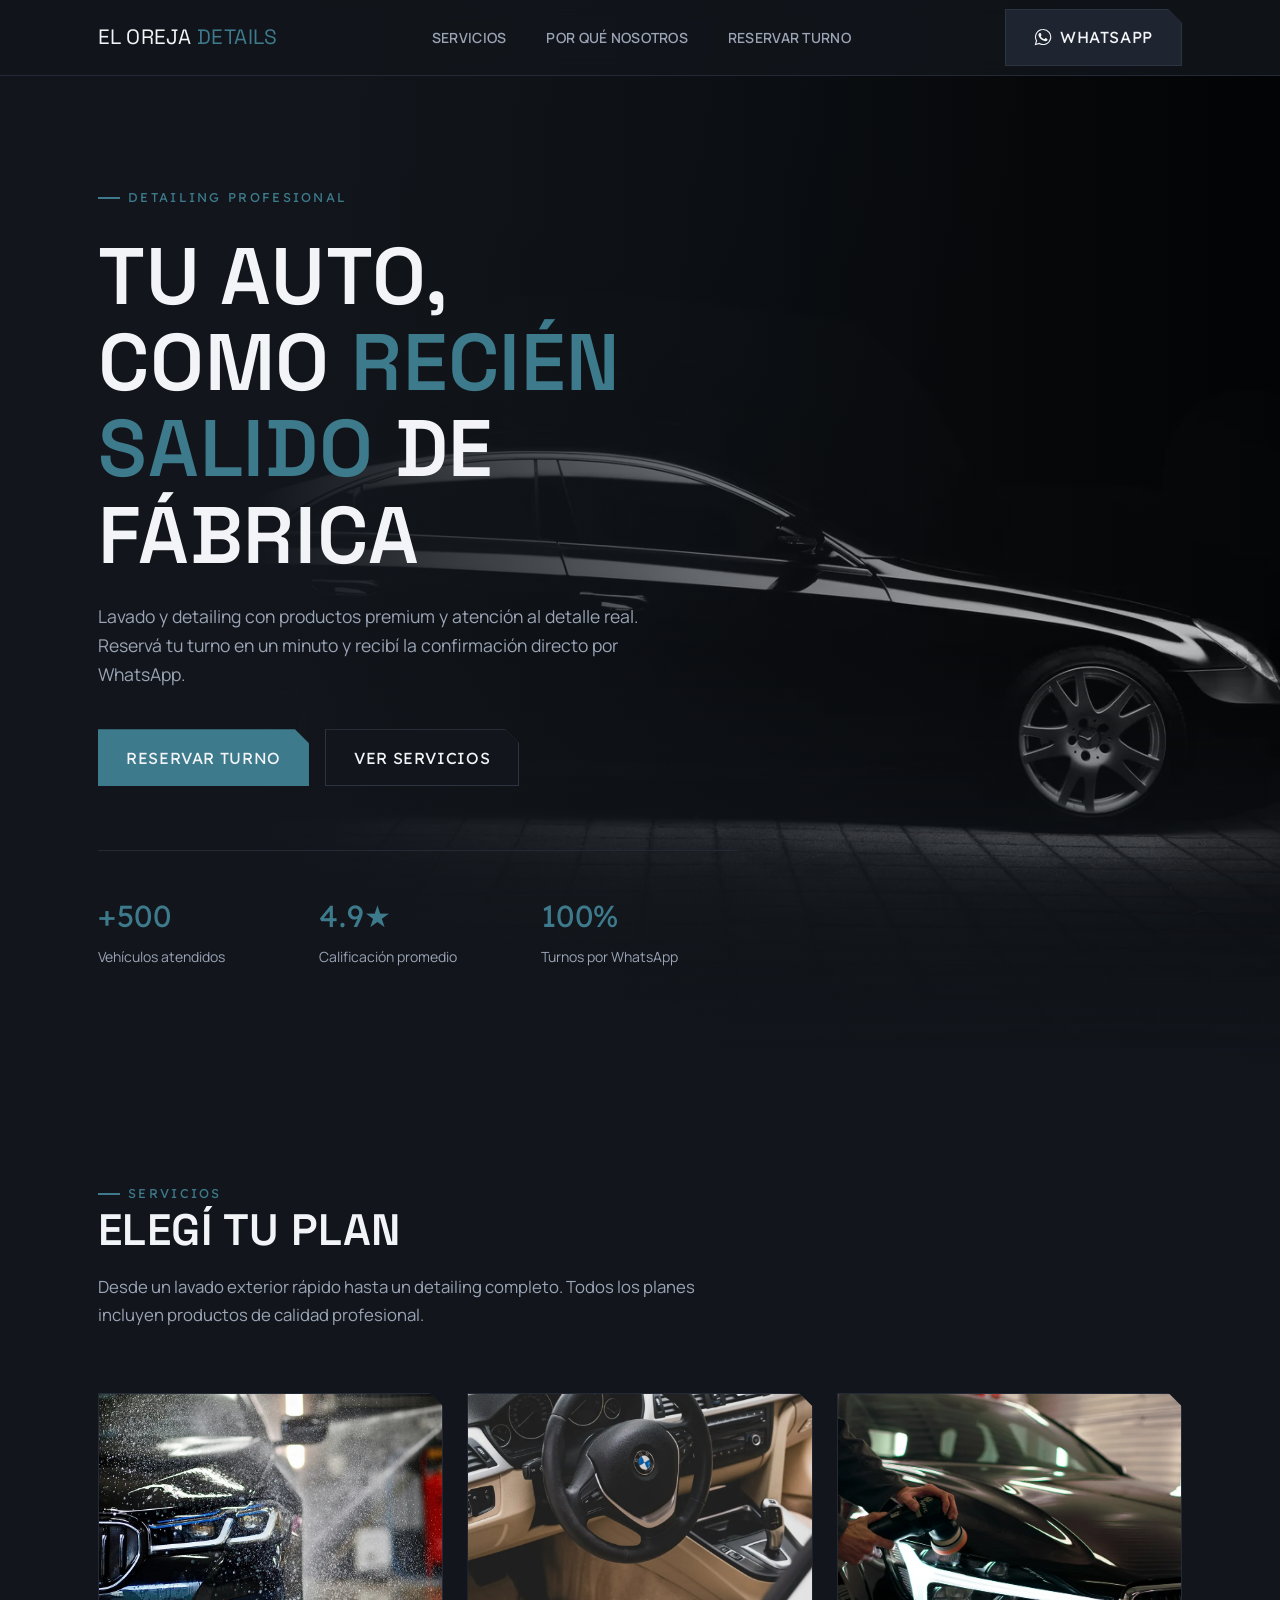
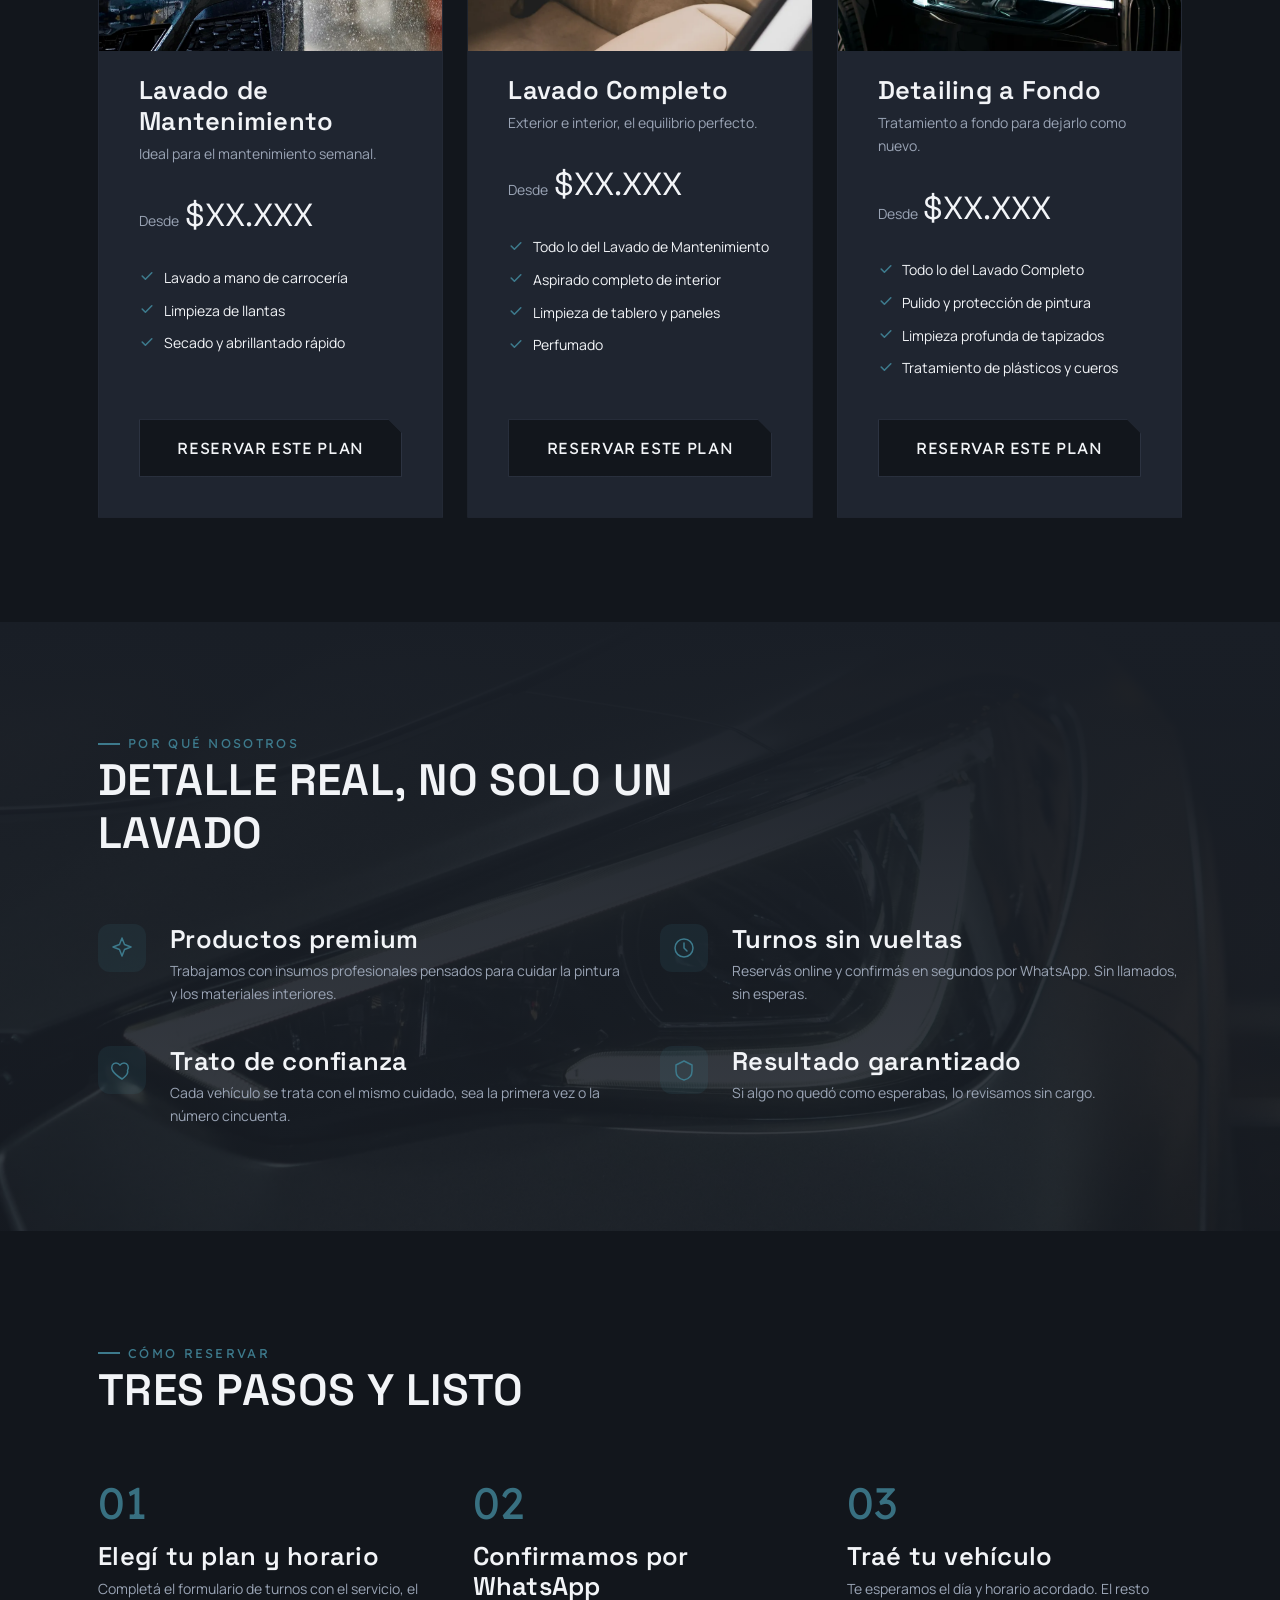
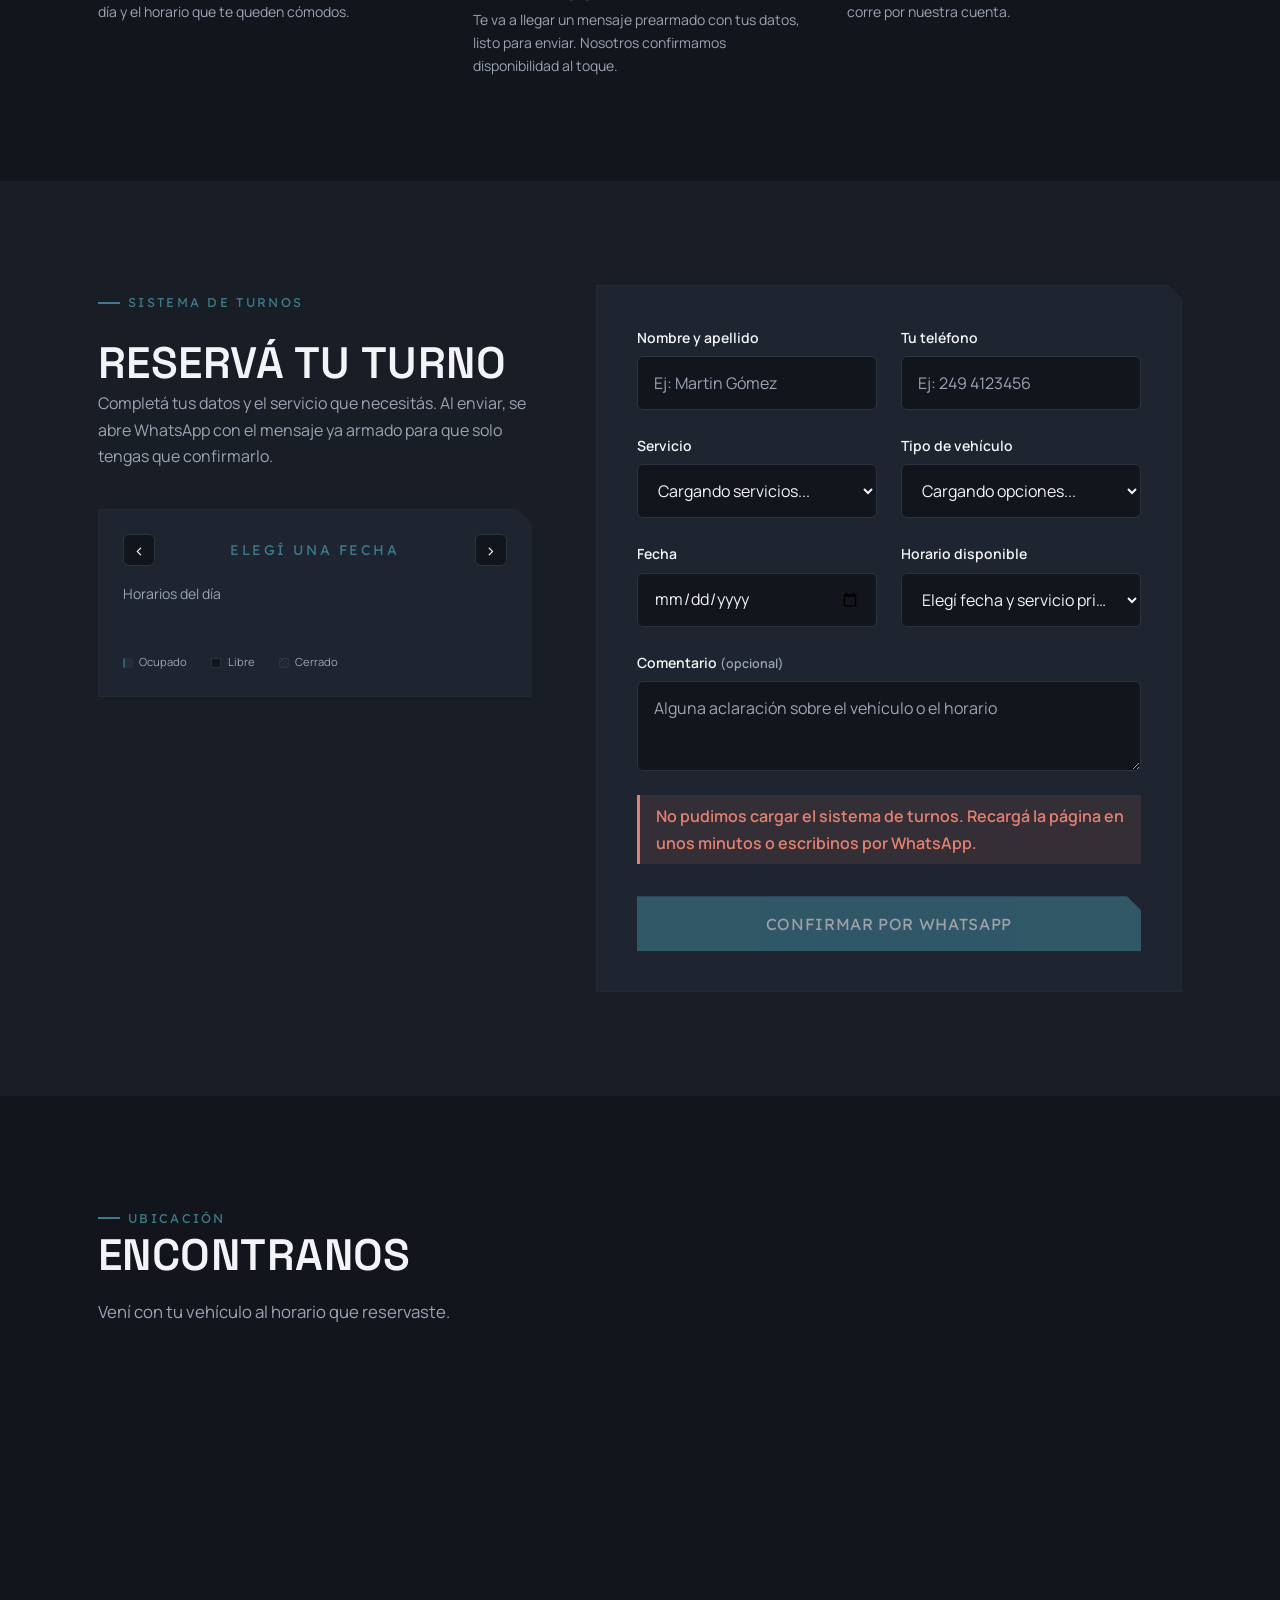
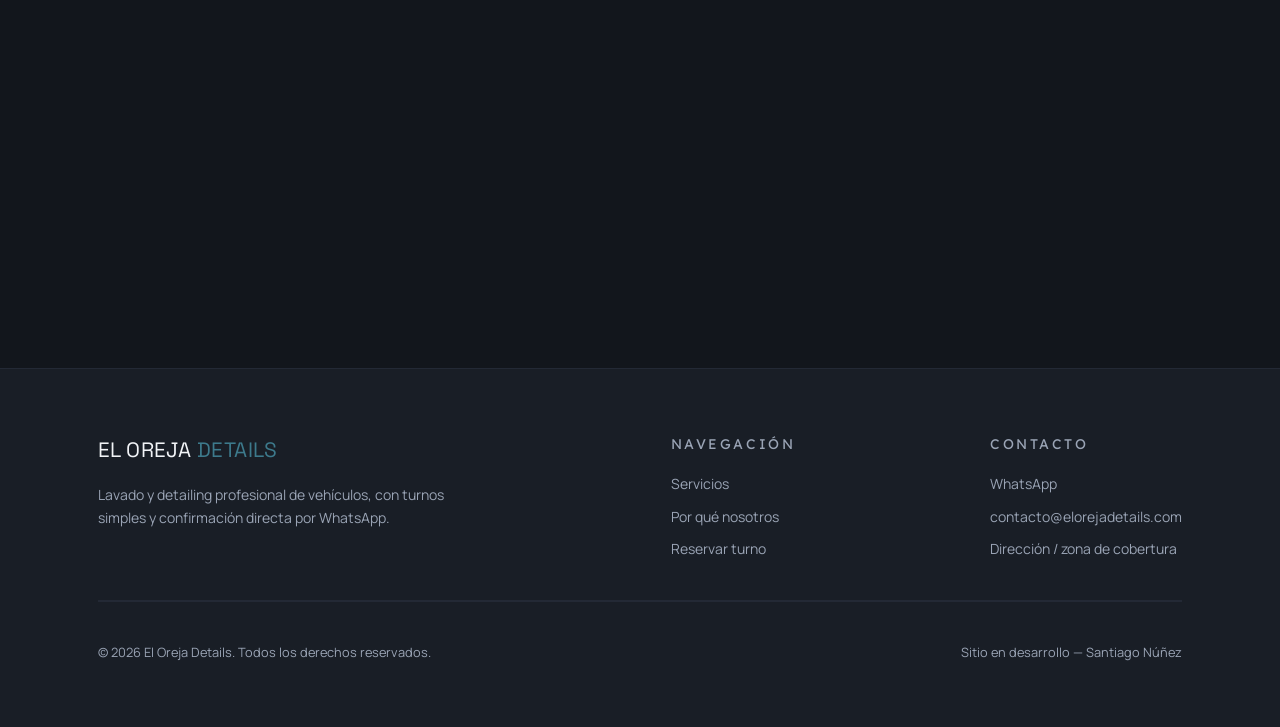
<file: index.html>
<!DOCTYPE html>
<html lang="es-AR">
<head>
  <meta charset="UTF-8" />
  <meta name="viewport" content="width=device-width, initial-scale=1.0" />
  <title>El Oreja Details | Detailing y lavado de vehículos</title>
  <meta name="description" content="Lavado y detailing profesional de vehículos. Reservá tu turno online y confirmalo al instante por WhatsApp." />

  <!-- Favicon: el .ico es para la pestaña del navegador, el .png grande para Android
       y el apple-touch-icon para cuando lo guardan en la pantalla de inicio del iPhone.
       Son provisorios ("OD"): cuando Santi me pase su logo, reemplazo los archivos con los mismos nombres. -->
  <link rel="icon" href="favicon.ico" sizes="48x48" />
  <link rel="icon" href="favicon.png" type="image/png" sizes="192x192" />
  <link rel="apple-touch-icon" href="apple-touch-icon.png" />

  <!-- Open Graph: lo que muestran WhatsApp, Instagram o Facebook cuando comparten el link.
       Ojo: og:image y og:url tienen que ser URLs completas (con https://), no rutas relativas,
       porque las lee el servidor de WhatsApp, no mi página. Si cambia el dominio, actualizo estas dos.
       Ojo 2: WhatsApp guarda la vista previa en caché; si cambio la imagen, puede tardar en verse la nueva. -->
  <meta property="og:type" content="website" />
  <meta property="og:locale" content="es_AR" />
  <meta property="og:site_name" content="El Oreja Details" />
  <meta property="og:title" content="El Oreja Details | Detailing y lavado de vehículos" />
  <meta property="og:description" content="Lavado y detailing profesional de vehículos. Reservá tu turno online y confirmalo al instante por WhatsApp." />
  <meta property="og:url" content="https://gerovilche.github.io/El-Oreja-Details/" />
  <meta property="og:image" content="https://gerovilche.github.io/El-Oreja-Details/img/og-image.jpg" />
  <meta property="og:image:width" content="1200" />
  <meta property="og:image:height" content="630" />
  <meta property="og:image:alt" content="El Oreja Details: lavado y detailing de vehículos" />
  <meta name="twitter:card" content="summary_large_image" />

  <!-- Tipografías: Space Grotesk (títulos), Manrope (texto) y Lexend (botones, etiquetas y números).
       Si las cambio, también tengo que actualizar las variables --font-* en css/01-variables.css -->
  <link rel="preconnect" href="https://fonts.googleapis.com" />
  <link rel="preconnect" href="https://fonts.gstatic.com" crossorigin />
  <link href="https://fonts.googleapis.com/css2?family=Space+Grotesk:wght@500;600;700&family=Manrope:wght@400;500;700;800&family=Lexend:wght@500;600;700&display=swap" rel="stylesheet" />
  <!--
    HOJAS DE ESTILO
    Cargadas en orden: variables -> reset -> base -> componentes ->
    secciones (en el mismo orden en que aparecen en el body) -> utilities.
    Si agregás una sección nueva, sumá su archivo antes de utilities.css.
  -->
  <link rel="stylesheet" href="css/01-variables.css" />
  <link rel="stylesheet" href="css/02-reset.css" />
  <link rel="stylesheet" href="css/03-base.css" />
  <link rel="stylesheet" href="css/04-components.css" />
  <link rel="stylesheet" href="css/05-header.css" />
  <link rel="stylesheet" href="css/06-hero.css" />
  <link rel="stylesheet" href="css/07-servicios.css" />
  <link rel="stylesheet" href="css/08-porque-nosotros.css" />
  <link rel="stylesheet" href="css/09-como-reservar.css" />
  <link rel="stylesheet" href="css/10-turnos.css" />
  <link rel="stylesheet" href="css/11-productos.css" />
  <link rel="stylesheet" href="css/12-footer.css" />
  <link rel="stylesheet" href="css/13-utilities.css" />
  <link rel="stylesheet" href="css/14-location.css" />
  <link rel="stylesheet" href="css/15-day-schedule.css">
  <link rel="stylesheet" href="css/17-tarjeta-turno.css" />
</head>
<body>

  <!-- ======================= HEADER ======================= -->
  <header class="header">
    <div class="container header__inner">
      <a href="#" class="logo" aria-label="El Oreja Details, inicio">
        <span>EL OREJA</span><span class="logo__mark">DETAILS</span>
      </a>

      <!-- Botón del menú hamburguesa: solo se ve en celulares y tablets (lo maneja js/menu.js).
           aria-expanded le avisa a los lectores de pantalla si el menú está abierto o cerrado -->
      <button type="button" class="nav-toggle" id="navToggle" aria-expanded="false" aria-controls="menuPrincipal" aria-label="Abrir menú">
        <span class="nav-toggle__linea"></span>
        <span class="nav-toggle__linea"></span>
        <span class="nav-toggle__linea"></span>
      </button>

      <nav class="nav" id="menuPrincipal" aria-label="Navegación principal">
        <ul class="nav__list">
          <li><a class="nav__link" href="#servicios">Servicios</a></li>
          <li><a class="nav__link" href="#porque-nosotros">Por qué nosotros</a></li>
          <li><a class="nav__link" href="#turnos">Reservar turno</a></li>
          <!-- WhatsApp dentro del menú: solo en mobile (en pantallas grandes está el botón de la derecha).
               TODO: el número es el mismo que el del botón de abajo; cuando llegue el real, cambiar los dos -->
          <li class="nav__item--whatsapp">
            <a class="btn btn--whatsapp btn--block" href="https://wa.me/5490000000000" target="_blank" rel="noopener">
              <svg viewBox="0 0 24 24" fill="none" aria-hidden="true"><path d="M17.5 14.4c-.3-.1-1.7-.8-2-1-.3-.1-.5-.1-.7.1-.2.3-.7 1-.9 1.2-.2.2-.3.2-.6.1-.3-.1-1.3-.5-2.4-1.5-.9-.8-1.5-1.8-1.7-2.1-.2-.3 0-.5.1-.6.1-.1.3-.3.4-.5.1-.1.2-.3.3-.4.1-.2 0-.4 0-.5-.1-.1-.7-1.6-.9-2.2-.2-.5-.5-.5-.7-.5h-.6c-.2 0-.5.1-.8.4-.3.3-1 1-1 2.4s1.1 2.8 1.2 3c.1.2 2.1 3.2 5.1 4.5.7.3 1.3.5 1.7.6.7.2 1.4.2 1.9.1.6-.1 1.7-.7 1.9-1.3.2-.7.2-1.2.2-1.3-.1-.1-.3-.2-.6-.3z" fill="currentColor"/><path d="M12 2a10 10 0 0 0-8.6 15L2 22l5.2-1.4A10 10 0 1 0 12 2z" stroke="currentColor" stroke-width="1.5"/></svg>
              <span class="btn__label">Escribinos por WhatsApp</span>
            </a>
          </li>
        </ul>
      </nav>

      <div class="header__actions">
        <!-- TODO: reemplazar 5490000000000 por el número real de WhatsApp del cliente, sin espacios ni signos -->
        <a class="btn btn--whatsapp" href="https://wa.me/5490000000000" target="_blank" rel="noopener">
          <svg viewBox="0 0 24 24" fill="none" aria-hidden="true"><path d="M17.5 14.4c-.3-.1-1.7-.8-2-1-.3-.1-.5-.1-.7.1-.2.3-.7 1-.9 1.2-.2.2-.3.2-.6.1-.3-.1-1.3-.5-2.4-1.5-.9-.8-1.5-1.8-1.7-2.1-.2-.3 0-.5.1-.6.1-.1.3-.3.4-.5.1-.1.2-.3.3-.4.1-.2 0-.4 0-.5-.1-.1-.7-1.6-.9-2.2-.2-.5-.5-.5-.7-.5h-.6c-.2 0-.5.1-.8.4-.3.3-1 1-1 2.4s1.1 2.8 1.2 3c.1.2 2.1 3.2 5.1 4.5.7.3 1.3.5 1.7.6.7.2 1.4.2 1.9.1.6-.1 1.7-.7 1.9-1.3.2-.7.2-1.2.2-1.3-.1-.1-.3-.2-.6-.3z" fill="currentColor"/><path d="M12 2a10 10 0 0 0-8.6 15L2 22l5.2-1.4A10 10 0 1 0 12 2z" stroke="currentColor" stroke-width="1.5"/></svg>
          <span class="btn__label">WhatsApp</span>
        </a>
      </div>
    </div>
  </header>

  <main>

    <!-- ======================= HERO ======================= -->
    <section class="hero">
      <img src="img/img-hero-2.webp" alt="" class="hero__bg" aria-hidden="true" fetchpriority="high" />
      <div class="hero__overlay" aria-hidden="true"></div>
      <div class="hero__sheen" aria-hidden="true"></div>
      <div class="container hero__inner">
        <div class="hero__content">
          <span class="eyebrow">Detailing profesional</span>
          <h1 class="hero__title">Tu auto,<br />como <span class="hero__title-accent">recién salido</span> de fábrica</h1>
          <p class="hero__subtitle">
            Lavado y detailing con productos premium y atención al detalle real.
            Reservá tu turno en un minuto y recibí la confirmación directo por WhatsApp.
          </p>
          <div class="hero__ctas">
            <a href="#turnos" class="btn btn--primary">Reservar turno</a>
            <a href="#servicios" class="btn btn--ghost">Ver servicios</a>
          </div>

          <div class="hero__stats">
            <div>
              <div class="hero__stat-value">+500</div>
              <div class="hero__stat-label">Vehículos atendidos</div>
            </div>
            <div>
              <div class="hero__stat-value">4.9★</div>
              <div class="hero__stat-label">Calificación promedio</div>
            </div>
            <div>
              <div class="hero__stat-value">100%</div>
              <div class="hero__stat-label">Turnos por WhatsApp</div>
            </div>
          </div>
        </div>
      </div>
    </section>

    <!-- ======================= SERVICIOS / PLANES ======================= -->
    <section id="servicios" class="section">
      <div class="container">
        <div class="section-header">
          <span class="eyebrow">Servicios</span>
          <h2>Elegí tu plan</h2>
          <p>Desde un lavado exterior rápido hasta un detailing completo. Todos los planes incluyen productos de calidad profesional.</p>
        </div>

        <div class="plans">

          <article class="card plan-card">
            <div class="plan-card__image">
            <img src="img/lavado-de-mantenimiento-2.webp" alt="Auto siendo lavado con hidrolavadora" loading="lazy" decoding="async" />
            </div>
            <h3 class="plan-card__name">Lavado de Mantenimiento</h3>
            <p class="plan-card__desc">Ideal para el mantenimiento semanal.</p>
            <div class="plan-card__price">
              <span class="plan-card__price-from">Desde</span>
              <span class="plan-card__price-value">$XX.XXX</span>
            </div>
            <ul class="plan-card__features">
              <li><svg viewBox="0 0 20 20" fill="none" aria-hidden="true"><path d="M4 10l4 4 8-8" stroke="currentColor" stroke-width="2" stroke-linecap="round" stroke-linejoin="round"/></svg>Lavado a mano de carrocería</li>
              <li><svg viewBox="0 0 20 20" fill="none" aria-hidden="true"><path d="M4 10l4 4 8-8" stroke="currentColor" stroke-width="2" stroke-linecap="round" stroke-linejoin="round"/></svg>Limpieza de llantas</li>
              <li><svg viewBox="0 0 20 20" fill="none" aria-hidden="true"><path d="M4 10l4 4 8-8" stroke="currentColor" stroke-width="2" stroke-linecap="round" stroke-linejoin="round"/></svg>Secado y abrillantado rápido</li>
            </ul>
            <a href="#turnos" class="btn btn--ghost btn--block">Reservar este plan</a>
          </article>

          <article class="card plan-card">
            <div class="plan-card__image">
            <img src="img/lavado-completo-2.webp" alt="Interior del vehículo limpio, volante y tablero" loading="lazy" decoding="async" />
            </div>
            <h3 class="plan-card__name">Lavado Completo</h3>
            <p class="plan-card__desc">Exterior e interior, el equilibrio perfecto.</p>
            <div class="plan-card__price">
              <span class="plan-card__price-from">Desde</span>
              <span class="plan-card__price-value">$XX.XXX</span>
            </div>
            <ul class="plan-card__features">
              <li><svg viewBox="0 0 20 20" fill="none" aria-hidden="true"><path d="M4 10l4 4 8-8" stroke="currentColor" stroke-width="2" stroke-linecap="round" stroke-linejoin="round"/></svg>Todo lo del Lavado de Mantenimiento</li>
              <li><svg viewBox="0 0 20 20" fill="none" aria-hidden="true"><path d="M4 10l4 4 8-8" stroke="currentColor" stroke-width="2" stroke-linecap="round" stroke-linejoin="round"/></svg>Aspirado completo de interior</li>
              <li><svg viewBox="0 0 20 20" fill="none" aria-hidden="true"><path d="M4 10l4 4 8-8" stroke="currentColor" stroke-width="2" stroke-linecap="round" stroke-linejoin="round"/></svg>Limpieza de tablero y paneles</li>
              <li><svg viewBox="0 0 20 20" fill="none" aria-hidden="true"><path d="M4 10l4 4 8-8" stroke="currentColor" stroke-width="2" stroke-linecap="round" stroke-linejoin="round"/></svg>Perfumado</li>
            </ul>
            <a href="#turnos" class="btn btn--ghost btn--block">Reservar este plan</a>
          </article>

          <article class="card plan-card">
            <div class="plan-card__image">
            <img src="img/lavado-a-fondo.webp" alt="Pulido profesional de faro y carrocería" loading="lazy" decoding="async" />            
            </div>
            <h3 class="plan-card__name">Detailing a Fondo</h3>
            <p class="plan-card__desc">Tratamiento a fondo para dejarlo como nuevo.</p>
            <div class="plan-card__price">
              <span class="plan-card__price-from">Desde</span>
              <span class="plan-card__price-value">$XX.XXX</span>
            </div>
            <ul class="plan-card__features">
              <li><svg viewBox="0 0 20 20" fill="none" aria-hidden="true"><path d="M4 10l4 4 8-8" stroke="currentColor" stroke-width="2" stroke-linecap="round" stroke-linejoin="round"/></svg>Todo lo del Lavado Completo</li>
              <li><svg viewBox="0 0 20 20" fill="none" aria-hidden="true"><path d="M4 10l4 4 8-8" stroke="currentColor" stroke-width="2" stroke-linecap="round" stroke-linejoin="round"/></svg>Pulido y protección de pintura</li>
              <li><svg viewBox="0 0 20 20" fill="none" aria-hidden="true"><path d="M4 10l4 4 8-8" stroke="currentColor" stroke-width="2" stroke-linecap="round" stroke-linejoin="round"/></svg>Limpieza profunda de tapizados</li>
              <li><svg viewBox="0 0 20 20" fill="none" aria-hidden="true"><path d="M4 10l4 4 8-8" stroke="currentColor" stroke-width="2" stroke-linecap="round" stroke-linejoin="round"/></svg>Tratamiento de plásticos y cueros</li>
            </ul>
            <a href="#turnos" class="btn btn--ghost btn--block">Reservar este plan</a>
          </article>

        </div>
      </div>
    </section>

    <!-- ======================= POR QUÉ NOSOTROS ======================= -->
    <section id="porque-nosotros" class="section section-bg-alt">
      <img src="img/faro-detalle.webp" alt="" class="why__bg" aria-hidden="true" loading="lazy" decoding="async" />
      <div class="why__overlay" aria-hidden="true"></div>
      <div class="container">
        <div class="section-header">
          <span class="eyebrow">Por qué nosotros</span>
          <h2>Detalle real, no solo un lavado</h2>
        </div>

        <div class="why">
          <div class="why-item">
            <div class="why-item__icon">
              <svg viewBox="0 0 24 24" fill="none" aria-hidden="true"><path d="M12 2l2.5 6.5L21 11l-6.5 2.5L12 20l-2.5-6.5L3 11l6.5-2.5L12 2z" stroke="currentColor" stroke-width="1.5" stroke-linejoin="round"/></svg>
            </div>
            <div>
              <h3 class="why-item__title">Productos premium</h3>
              <p class="why-item__desc">Trabajamos con insumos profesionales pensados para cuidar la pintura y los materiales interiores.</p>
            </div>
          </div>

          <div class="why-item">
            <div class="why-item__icon">
              <svg viewBox="0 0 24 24" fill="none" aria-hidden="true"><circle cx="12" cy="12" r="9" stroke="currentColor" stroke-width="1.5"/><path d="M12 7v5l3 3" stroke="currentColor" stroke-width="1.5" stroke-linecap="round"/></svg>
            </div>
            <div>
              <h3 class="why-item__title">Turnos sin vueltas</h3>
              <p class="why-item__desc">Reservás online y confirmás en segundos por WhatsApp. Sin llamados, sin esperas.</p>
            </div>
          </div>

          <div class="why-item">
            <div class="why-item__icon">
              <svg viewBox="0 0 24 24" fill="none" aria-hidden="true"><path d="M12 21s-7-4.35-9.5-8.5C.7 8.6 2.4 5 6 5c2 0 3.3 1.1 4 2.2C10.7 6.1 12 5 14 5c3.6 0 5.3 3.6 3.5 7.5C19 16.65 12 21 12 21z" stroke="currentColor" stroke-width="1.5" stroke-linejoin="round"/></svg>
            </div>
            <div>
              <h3 class="why-item__title">Trato de confianza</h3>
              <p class="why-item__desc">Cada vehículo se trata con el mismo cuidado, sea la primera vez o la número cincuenta.</p>
            </div>
          </div>

          <div class="why-item">
            <div class="why-item__icon">
              <svg viewBox="0 0 24 24" fill="none" aria-hidden="true"><path d="M4 7l8-4 8 4v6c0 5-3.5 8-8 9-4.5-1-8-4-8-9V7z" stroke="currentColor" stroke-width="1.5" stroke-linejoin="round"/></svg>
            </div>
            <div>
              <h3 class="why-item__title">Resultado garantizado</h3>
              <p class="why-item__desc">Si algo no quedó como esperabas, lo revisamos sin cargo.</p>
            </div>
          </div>
        </div>
      </div>
    </section>

    <!-- ======================= CÓMO RESERVAR ======================= -->
    <section class="section">
      <div class="container">
        <div class="section-header">
          <span class="eyebrow">Cómo reservar</span>
          <h2>Tres pasos y listo</h2>
        </div>

        <div class="steps">
          <div class="step">
            <div class="step__number">01</div>
            <h3 class="step__title">Elegí tu plan y horario</h3>
            <p class="step__desc">Completá el formulario de turnos con el servicio, el día y el horario que te queden cómodos.</p>
          </div>
          <div class="step">
            <div class="step__number">02</div>
            <h3 class="step__title">Confirmamos por WhatsApp</h3>
            <p class="step__desc">Te va a llegar un mensaje prearmado con tus datos, listo para enviar. Nosotros confirmamos disponibilidad al toque.</p>
          </div>
          <div class="step">
            <div class="step__number">03</div>
            <h3 class="step__title">Traé tu vehículo</h3>
            <p class="step__desc">Te esperamos el día y horario acordado. El resto corre por nuestra cuenta.</p>
          </div>
        </div>
      </div>
    </section>

    <!-- ======================= SISTEMA DE TURNOS ======================= -->
    <section id="turnos" class="section section-bg-alt">
      <div class="container booking">

        <div class="booking__intro">
          <span class="eyebrow">Sistema de turnos</span>
          <h2>Reservá tu turno</h2>
          <p>Completá tus datos y el servicio que necesitás. Al enviar, se abre WhatsApp con el mensaje ya armado para que solo tengas que confirmarlo.</p>

          <div class="day-schedule">
            <div class="day-schedule__header">
              <button type="button" class="day-schedule__nav" id="diaAnterior" aria-label="Día anterior"><</button>
              <span class="day-schedule__date" id="diaLabel">Elegí una fecha</span>
              <button type="button" class="day-schedule__nav" id="diaSiguiente" aria-label="Día siguiente">></button>
            </div>
            <p class="day-schedule__subtitle">Horarios del día</p>
            <div class="day-schedule__timeline">
              <div class="day-schedule__hours" id="horasLabels"></div>
              <div class="day-schedule__track" id="turnosTrack"></div>
            </div>
            <div class="day-schedule__legend">
              <span><i class="day-schedule__swatch day-schedule__swatch--busy"></i>Ocupado</span>
              <span><i class="day-schedule__swatch day-schedule__swatch--free"></i>Libre</span>
              <span><i class="day-schedule__swatch day-schedule__swatch--closed"></i>Cerrado</span>
            </div>
          </div>
        </div>

        <!--
          FORMULARIO DE RESERVA
          La lógica está en js/turnos.js: cuando se envía, freno el submit normal,
          mando los datos al backend (POST /turnos) y, si sale bien, oculto el
          formulario y muestro el panel de "¡Turno reservado!" con el link de WhatsApp.
          Los horarios del <select> los cargo del backend según la fecha y el servicio.
          Ojo: las validaciones de acá (required, pattern) son solo una ayuda para el
          usuario; las que valen de verdad están en el backend.
        -->
        <!-- novalidate: apago los carteles nativos del navegador; los errores los muestra js/turnos.js debajo de cada campo -->
        <form class="card booking-form" action="#" method="get" novalidate>
          <!-- Aviso para volver a abrir la tarjeta del último turno si cerraron el modal (lo arma js/turnos.js) -->
          <p class="booking-aviso" id="avisoUltimoTurno" hidden></p>

          <div class="booking-form__row">
            <div class="field">
              <label for="nombre">Nombre y apellido</label>
              <input 
                type="text" 
                id="nombre" 
                name="nombre" 
                placeholder="Ej: Martin Gómez" 
                autocomplete="name"
                required />
            </div>
            <div class="field">
              <label for="telefono">Tu teléfono</label>
              <input
                type="tel"
                id="telefono"
                name="telefono"
                placeholder="Ej: 249 4123456"
                autocomplete="tel"
                required
                />
            </div>
          </div>

          <div class="booking-form__row">
            <div class="field">
              <label for="servicio">Servicio</label>
              <select id="servicio" name="servicio" required>
                <!-- Las opciones las carga js/turnos.js desde el backend (GET /configuracion) -->
                <option value="" selected disabled>Cargando servicios...</option>
              </select>
            </div>
            <div class="field">
              <label for="vehiculo">Tipo de vehículo</label>
              <select id="vehiculo" name="vehiculo" required>
                <!-- Las opciones las carga js/turnos.js desde el backend (GET /configuracion) -->
                <option value="" selected disabled>Cargando opciones...</option>
              </select>
            </div>
          </div>

          <div class="booking-form__row">
            <div class="field">
              <label for="fecha">Fecha</label>
              <input type="date" id="fecha" name="fecha" required />
            </div>
            <div class="field">
              <label for="hora">Horario disponible</label>
              <select name="hora" id="hora" required>
                <option value="" selected disabled>Elegí fecha y servicio primero</option>
              </select>
            </div>
          </div>

          <div class="field">
            <label for="comentario">Comentario <span class="hint">(opcional)</span></label>
            <textarea id="comentario" name="comentario" maxlength="300" placeholder="Alguna aclaración sobre el vehículo o el horario"></textarea>
          </div>

          <!-- Mensaje de error del formulario (lo muestra js/turnos.js). role="alert": los lectores de pantalla lo anuncian -->
          <p class="booking-form__error" id="formError" role="alert" hidden></p>

          <button type="submit" class="btn btn--primary btn--block booking-form__submit">
            Confirmar por WhatsApp
          </button>
        </form>

        <!-- Modal con la tarjeta del turno, apenas se reserva (lo abre js/turnos.js con showModal()).
             <dialog> resuelve solo varias cosas: oscurece y bloquea lo de atrás, cierra con Escape y
             maneja el foco del teclado. Se cierra solo con la X o Escape (no tocando afuera, a propósito:
             en el celu es fácil tocar afuera sin querer antes de mandar el WhatsApp).
             La tarjeta de adentro la dibuja js/tarjeta-turno.js (la misma que cancelar.html). -->
        <dialog class="modal-turno" id="modalTurno" aria-label="Tu turno">
          <div class="card tarjeta-turno modal-turno__contenido">
            <button type="button" class="modal-turno__cerrar" id="cerrarModalTurno" aria-label="Cerrar">
              <svg viewBox="0 0 24 24" aria-hidden="true"><path d="M6 6l12 12M18 6L6 18" /></svg>
            </button>
            <div id="tarjetaTurnoModal"></div>
          </div>
        </dialog>

      </div>
    </section>

    <!-- ======================= UBICACIÓN ======================= -->
    <section class="section location">
      <div class="container">
        <div class="section-header">
          <span class="eyebrow">Ubicación</span>
          <h2>Encontranos</h2>
          <p>Vení con tu vehículo al horario que reservaste.</p>
        </div>

        <div class="location__map">
          <!-- TODO: reemplazar por la dirección real del lavadero de Santi -->
          <iframe
            src="https://www.google.com/maps?q=Tandil,Buenos+Aires,Argentina&output=embed"
            width="100%"
            height="100%"
            style="border:0;"
            allowfullscreen=""
            loading="lazy"
            referrerpolicy="no-referrer-when-downgrade"
            title="Ubicación de El Oreja Details"
          ></iframe>
        </div>
      </div>
    </section>
    <!-- ======================= PRODUCTOS (A FUTURO) =======================
    Sección lista para activar cuando se sume la venta de productos.
    Para habilitarla: descomentar el bloque de abajo y agregar su link a
    css/11-productos.css en el <head> (ya está creado y listo).

    <section id="productos" class="section">
      <div class="container">
        <div class="section-header">
          <span class="eyebrow">Productos</span>
          <h2>Llevate el cuidado a casa</h2>
          <p>Productos de detailing profesional para mantener tu vehículo entre visita y visita.</p>
        </div>
        <div class="products">
          <article class="card product-card">
            <div class="product-card__image">Imagen del producto</div>
            <h3 class="product-card__name">Nombre del producto</h3>
            <p class="product-card__price">$X.XXX</p>
          </article>
        </div>
      </div>
    </section>

  </main>

  <!-- ======================= FOOTER ======================= -->
  <footer class="footer">
    <div class="container">
      <div class="footer__top">
        <div class="footer__brand">
          <div class="logo"><span>EL OREJA</span><span class="logo__mark">DETAILS</span></div>
          <p>Lavado y detailing profesional de vehículos, con turnos simples y confirmación directa por WhatsApp.</p>
        </div>

        <div>
          <div class="footer__col-title">Navegación</div>
          <div class="footer__links">
            <a href="#servicios">Servicios</a>
            <a href="#porque-nosotros">Por qué nosotros</a>
            <a href="#turnos">Reservar turno</a>
          </div>
        </div>

        <div>
          <div class="footer__col-title">Contacto</div>
          <div class="footer__links">
            <!-- TODO: completar con los datos reales del cliente -->
            <a href="https://wa.me/5490000000000" target="_blank" rel="noopener">WhatsApp</a>
            <a href="mailto:contacto@elorejadetails.com">contacto@elorejadetails.com</a>
            <a href="#">Dirección / zona de cobertura</a>
          </div>
        </div>
      </div>

      <hr class="divider" />

      <div class="footer__bottom">
        <span>&copy; 2026 El Oreja Details. Todos los derechos reservados.</span>
        <span>Sitio en desarrollo — Santiago Núñez</span>
      </div>
    </div>
  </footer>

    <script src="js/config.js"></script>
    <script src="js/menu.js"></script>
    <!-- turnos.js es un módulo: importa la tarjeta compartida (js/tarjeta-turno.js) -->
    <script type="module" src="js/turnos.js"></script>

</body>
</html>
</file>
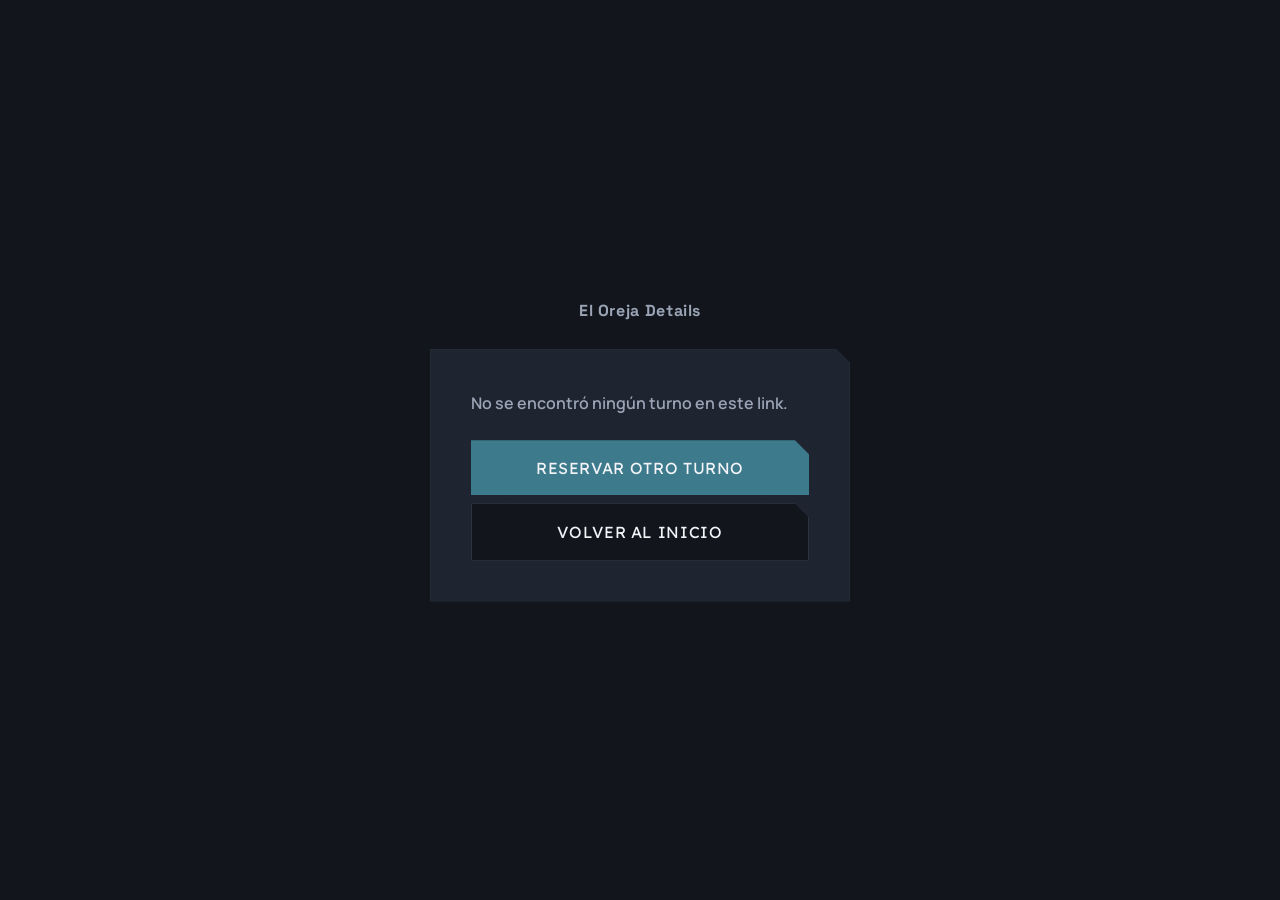
<file: cancelar.html>
<!DOCTYPE html>
<html lang="es">
<head>
    <meta charset="UTF-8">
    <meta name="viewport" content="width=device-width, initial-scale=1.0">
    <title>Tu turno - El Oreja Details</title>
    <!-- Mismo favicon que el inicio. Sin Open Graph: esta página no se comparte, es personal de cada turno. -->
    <link rel="icon" href="favicon.ico" sizes="48x48" />
    <link rel="icon" href="favicon.png" type="image/png" sizes="192x192" />
    <link rel="apple-touch-icon" href="apple-touch-icon.png" />
    <link href="https://fonts.googleapis.com/css2?family=Space+Grotesk:wght@500;600;700&family=Manrope:wght@400;500;700;800&family=Lexend:wght@500;600;700&display=swap" rel="stylesheet" />
    <link rel="stylesheet" href="css/01-variables.css" />
    <link rel="stylesheet" href="css/02-reset.css" />
    <link rel="stylesheet" href="css/03-base.css" />
    <link rel="stylesheet" href="css/04-components.css" />
    <link rel="stylesheet" href="css/16-cancelar.css" />
    <link rel="stylesheet" href="css/17-tarjeta-turno.css" />
</head>
<body>
    <main class="cancelar-page">
        <div class="container">
            <a class="cancelar-marca" href="index.html">El Oreja Details</a>
            <div class="card cancelar-card tarjeta-turno" id="cancelarCard">
                <p>Cargando datos del turno...</p>
            </div>
        </div>
    </main>

    <!-- config.js es un script común (deja API_URL global); cancelar.js es un módulo porque importa
         la tarjeta compartida (js/tarjeta-turno.js). Ojo: los módulos no andan abriendo el archivo
         directo (file://), necesitan un servidor: Live Server en mi compu, GitHub Pages en producción. -->
    <script src="js/config.js"></script>
    <script type="module" src="js/cancelar.js"></script>
</body>
</html>
</file>
<file: css/01-variables.css>
/* ==========================================================================
   VARIABLES.CSS
   Design tokens del sitio. Todo el color, tipografía y espaciado sale de acá.
   ¿Llegó la paleta / logo del cliente? Reemplazá los valores de esta sección
   "COLORES" y el resto del sitio se actualiza solo. No hace falta tocar
   ningún otro archivo.
   ========================================================================== */

:root {

  /* --------------------------------------------------------------------
     COLORES
     Paleta provisoria "taller nocturno": grafito oscuro + ámbar (luz de
     trabajo del detailer). Reemplazar por la paleta real del cliente.
     -------------------------------------------------------------------- */

  /* Fondos */
  --color-bg: #12161c;             /* fondo principal */
  --color-bg-alt: #191e26;         /* fondo de secciones alternadas */
  --color-surface: #1f2530;        /* tarjetas, formulario */
  --color-surface-hover: #262d3a;

  /* Bordes y líneas */
  --color-border: #2c3341;
  --color-border-soft: #232935;

  /* Texto */
  --color-text: #f2f4f7;           /* texto principal sobre fondo oscuro */
  --color-text-muted: #9aa4b5;     /* texto secundario */
  --color-text-on-accent: #f2f4f7; /* texto claro sobre el nuevo acento azulado */

    /* Acento (color de marca provisorio — el protagonista) */
  --color-accent: #3d7a8c;
  --color-accent-hover: #4f97ab;
  --color-accent-dim: #2f5f6d;
  --color-accent-soft: rgba(61, 122, 140, 0.12);
  --color-accent-soft-strong: rgba(61, 122, 140, 0.22);

  /* Brillos del hero (el barrido de luz animado y el resplandor de la esquina).
     Antes estaban escritos en ámbar adentro de 06-hero.css (restos de la paleta vieja "taller
     nocturno"); ahora salen del acento. Cuando llegue la marca de Santi, cambiarlos acá. */
  --color-brillo-suave: rgba(79, 151, 171, 0.07);  /* bordes del barrido */
  --color-brillo: rgba(111, 178, 196, 0.12);       /* centro del barrido */
  --color-resplandor: rgba(61, 122, 140, 0.14);    /* resplandor de la esquina superior */

  /* Utilidad */
  --color-success: #4caf6d;
  --color-error: #e5806f;
  --color-error-soft: rgba(229, 128, 111, 0.1);
  --color-focus: #6fb8ff;

  /* --------------------------------------------------------------------
     TIPOGRAFÍA
     Display: condensada, con carácter de chapa automotriz (títulos).
     Body: sans humanista, legible en texto largo.
     Utility: para etiquetas / números / "eyebrows".
     -------------------------------------------------------------------- */
  --font-display: 'Space Grotesk', 'Arial Narrow', sans-serif;
  --font-body: 'Manrope', -apple-system, BlinkMacSystemFont, sans-serif;
  --font-utility: 'Lexend', var(--font-display);

  --fs-hero: clamp(2.6rem, 6vw + 1rem, 5rem);
  --fs-h2: clamp(1.9rem, 3vw + 1rem, 2.75rem);
  --fs-h3: clamp(1.25rem, 1.2vw + 1rem, 1.6rem);
  --fs-body: 1rem;
  --fs-small: 0.875rem;
  --fs-eyebrow: 0.8rem;

  --lh-tight: 1.08;
  --lh-heading: 1.2;
  --lh-body: 1.65;

  --ls-eyebrow: 0.18em;
  --ls-display: 0.01em;

  /* --------------------------------------------------------------------
     ESPACIADO / LAYOUT
     -------------------------------------------------------------------- */
  --space-xs: 0.5rem;
  --space-sm: 1rem;
  --space-md: 1.5rem;
  --space-lg: 2.5rem;
  --space-xl: 4rem;
  --space-2xl: 6.5rem;

  --content-width: 1180px;
  --content-padding: clamp(1.25rem, 4vw, 3rem);

  --radius-sm: 6px;
  --radius-md: 12px;
  --radius-lg: 20px;
  --radius-pill: 999px;
  --clip-chamfer: polygon(0 0, calc(100% - 14px) 0, 100% 14px, 100% 100%, 0 100%);

  /* --------------------------------------------------------------------
     EFECTOS
     -------------------------------------------------------------------- */
  --shadow-sm: 0 2px 8px rgba(0, 0, 0, 0.25);
  --shadow-md: 0 12px 32px rgba(0, 0, 0, 0.35);
  --shadow-accent: 0 8px 24px rgba(61, 122, 140, 0.25);
  
  --transition-fast: 160ms ease;
  --transition-base: 260ms ease;

  --header-height: 76px;
}
</file>
<file: css/03-base.css>
/* ==========================================================================
   BASE.CSS
   Estilos base de tipografía y elementos comunes (aplican a todo el sitio).
   ========================================================================== */

body {
  background-color: var(--color-bg);
  color: var(--color-text);
  font-family: var(--font-body);
  font-size: var(--fs-body);
  line-height: var(--lh-body);
  -webkit-font-smoothing: antialiased;
}

h1,
h2,
h3,
h4 {
  font-family: var(--font-display);
  font-weight: 600;
  line-height: var(--lh-heading);
  letter-spacing: var(--ls-display);
  color: var(--color-text);
}

h1 {
  font-size: var(--fs-hero);
  line-height: var(--lh-tight);
  text-transform: uppercase;
}

h2 {
  font-size: var(--fs-h2);
  text-transform: uppercase;
}

h3 {
  font-size: var(--fs-h3);
}

p {
  color: var(--color-text-muted);
}

strong {
  color: var(--color-text);
  font-weight: 700;
}

/* Etiqueta corta en mayúsculas que antecede a los títulos de sección
   (ej. "SERVICIOS" arriba de "Elegí tu plan"). Usa la fuente utility. */
.eyebrow {
  display: inline-flex;
  align-items: center;
  gap: var(--space-xs);
  font-family: var(--font-utility);
  font-size: var(--fs-eyebrow);
  letter-spacing: var(--ls-eyebrow);
  color: var(--color-accent);
  text-transform: uppercase;
}

.eyebrow::before {
  content: '';
  width: 22px;
  height: 2px;
  background: var(--color-accent);
  display: inline-block;
}

/* Contenedor centrado, ancho máximo consistente en todas las secciones */
.container {
  width: 100%;
  max-width: var(--content-width);
  margin-inline: auto;
  padding-inline: var(--content-padding);
}

/* Ritmo vertical estándar entre secciones */
.section {
  padding-block: var(--space-2xl);
}

.section-bg-alt {
  background-color: var(--color-bg-alt);
}

.section-header {
  max-width: 640px;
  margin-bottom: var(--space-xl);
}

.section-header p {
  margin-top: var(--space-sm);
  font-size: 1.05rem;
}
</file>
<file: css/04-components.css>
/* ==========================================================================
   COMPONENTS.CSS
   Piezas reutilizables en varias secciones: botones, tarjetas, badges,
   campos de formulario. Si el proyecto crece, los nuevos componentes
   genéricos van acá (no en el CSS de una sección puntual).
   ========================================================================== */

/* ---------- Botones ---------- */

.btn {
  display: inline-flex;
  align-items: center;
  justify-content: center;
  gap: var(--space-xs);
  padding: 0.9rem 1.75rem;
  clip-path: var(--clip-chamfer);
  font-family: var(--font-utility);
  font-size: 1rem;
  letter-spacing: 0.04em;
  text-transform: uppercase;
  white-space: nowrap;
  transition: transform var(--transition-fast), box-shadow var(--transition-fast),
    background-color var(--transition-fast), border-color var(--transition-fast);
}

.btn:active {
  transform: translateY(1px);
}

.btn--primary {
  background-color: var(--color-accent);
  color: var(--color-text-on-accent);
}

.btn--primary:hover {
  background-color: var(--color-accent-hover);
}

.btn--ghost {
  background:
    linear-gradient(var(--color-bg), var(--color-bg)) padding-box,
    linear-gradient(var(--color-border), var(--color-border)) border-box;
  color: var(--color-text);
  border: 1px solid transparent;
}

.btn--ghost:hover {
  background:
    linear-gradient(var(--color-bg), var(--color-bg)) padding-box,
    linear-gradient(var(--color-accent), var(--color-accent)) border-box;
  color: var(--color-accent);
}

.btn--block {
  width: 100%;
}

.btn--whatsapp {
  background:
    linear-gradient(var(--color-surface), var(--color-surface)) padding-box,
    linear-gradient(var(--color-border), var(--color-border)) border-box;
  color: var(--color-text);
  border: 1px solid transparent;
}

.btn--whatsapp:hover {
  background:
    linear-gradient(var(--color-surface), var(--color-surface)) padding-box,
    linear-gradient(var(--color-accent), var(--color-accent)) border-box;
}

.btn--whatsapp svg {
  width: 18px;
  height: 18px;
  flex-shrink: 0;
}

/* ---------- Tarjeta base ---------- */

.card {
  background:
    linear-gradient(var(--color-surface), var(--color-surface)) padding-box,
    linear-gradient(var(--color-border-soft), var(--color-border-soft)) border-box;
  border: 1px solid transparent;
  clip-path: var(--clip-chamfer);
  padding: var(--space-lg);
  transition: background var(--transition-base);
}

/* ---------- Badge / chip pequeño ---------- */

.badge {
  display: inline-flex;
  align-items: center;
  gap: 0.4rem;
  padding: 0.35rem 0.8rem;
  border-radius: var(--radius-pill);
  background-color: var(--color-accent-soft);
  color: var(--color-accent);
  font-size: var(--fs-small);
  font-weight: 600;
}

/* ---------- Campos de formulario ---------- */

.field {
  display: flex;
  flex-direction: column;
  gap: 0.45rem;
  min-width: 0;
}

.field label {
  font-size: var(--fs-small);
  font-weight: 600;
  color: var(--color-text);
}

.field .hint {
  font-size: 0.78rem;
  color: var(--color-text-muted);
}

.field input,
.field select,
.field textarea {
  background-color: var(--color-bg);
  border: 1px solid var(--color-border);
  border-radius: var(--radius-sm);
  padding: 0.8rem 1rem;
  color: var(--color-text);
  transition: border-color var(--transition-fast);
}

/* Mismo alto para todos los campos de una línea. Sin esto cada navegador les da el suyo:
   el <select> quedaba más bajo (~50px) que los inputs de texto (54px) y el de fecha (56px, por el
   ícono del calendario), y en las filas de a dos se notaba el desnivel.
   Con box-sizing: border-box (del reset), este alto ya incluye el padding y el borde. */
.field input,
.field select {
  height: 3.375rem; /* 54px */
}

.field select {
  white-space: nowrap;
  overflow: hidden;
  text-overflow: ellipsis;
}

.field input::placeholder,
.field textarea::placeholder {
  color: var(--color-text-muted);
}

.field input:hover,
.field select:hover,
.field textarea:hover {
  border-color: var(--color-accent-dim);
}

.field input:focus,
.field select:focus,
.field textarea:focus {
  border-color: var(--color-accent);
}

/* Campo con error (js/turnos.js le pone aria-invalid="true"): borde rojo.
   Uso el atributo de accesibilidad como selector: así el estilo y lo que anuncia el lector de pantalla
   nunca se desincronizan. Va después del :focus para que el borde siga rojo mientras lo corrige. */
.field input[aria-invalid="true"],
.field select[aria-invalid="true"] {
  border-color: var(--color-error);
}

/* Mensaje de error debajo del campo */
.field__error {
  font-size: 0.8rem;
  color: var(--color-error);
}

.field__error[hidden] {
  display: none;
}

.field textarea {
  resize: vertical;
  min-height: 90px;
}

/* Autocompletado del navegador: Chrome/Edge pintan de celeste los campos que completan solos
   y eso rompe el diseño oscuro. No dejan cambiar ese fondo directamente, así que lo tapo con
   una sombra interna del color del input y fuerzo el color del texto. */
.field input:-webkit-autofill,
.field input:-webkit-autofill:hover,
.field input:-webkit-autofill:focus,
.field textarea:-webkit-autofill,
.field select:-webkit-autofill {
  -webkit-box-shadow: 0 0 0 1000px var(--color-bg) inset;
  -webkit-text-fill-color: var(--color-text);
  caret-color: var(--color-text);
}
</file>
<file: css/05-header.css>
/* ==========================================================================
   HEADER.CSS
   Barra de navegación fija superior.
   ========================================================================== */

.header {
  position: fixed;
  inset-inline: 0;
  top: 0;
  z-index: 100;
  height: var(--header-height);
  display: flex;
  align-items: center;
  background-color: rgba(18, 22, 28, 0.85);
  backdrop-filter: blur(10px);
  border-bottom: 1px solid var(--color-border-soft);
}

.header__inner {
  width: 100%;
  display: flex;
  align-items: center;
  justify-content: space-between;
  gap: var(--space-md);
}

/* Logo textual — reemplazar por <img> cuando llegue el logo del cliente */
.logo {
  display: flex;
  align-items: baseline;
  gap: 0.35rem;
  flex-shrink: 0;      /* que el logo no se achique cuando falta espacio... */
  white-space: nowrap; /* ...ni se parta en dos líneas */
  font-family: var(--font-display);
  font-size: 1.3rem;
  letter-spacing: 0.02em;
  text-transform: uppercase;
}

.logo__mark {
  color: var(--color-accent);
}

/* --------------------------------------------------------------------------
   MENÚ
   Mobile primero: en celulares y tablets (menos de 860px) el header muestra solo el logo
   y el botón hamburguesa. Al tocarlo, js/menu.js le agrega la clase .header--menu-abierto
   al header y el menú se despliega debajo, con los links uno abajo del otro y WhatsApp al final.
   Desde 860px el menú vuelve a ser la fila de links de siempre y el botón desaparece.
   -------------------------------------------------------------------------- */

/* Botón hamburguesa: tres rayitas que se convierten en una X cuando el menú está abierto */
.nav-toggle {
  display: flex;
  flex-direction: column;
  justify-content: center;
  gap: 5px;
  width: 44px;  /* 44px: tamaño mínimo cómodo para tocar con el dedo */
  height: 44px;
  padding: 0 10px;
  border: 1px solid var(--color-border);
  border-radius: var(--radius-sm);
}

.nav-toggle__linea {
  display: block;
  height: 2px;
  background-color: var(--color-text);
  border-radius: 2px;
  transition: transform var(--transition-base), opacity var(--transition-fast);
}

.header--menu-abierto .nav-toggle__linea:nth-child(1) {
  transform: translateY(7px) rotate(45deg);
}

.header--menu-abierto .nav-toggle__linea:nth-child(2) {
  opacity: 0;
}

.header--menu-abierto .nav-toggle__linea:nth-child(3) {
  transform: translateY(-7px) rotate(-45deg);
}

/* El menú en mobile: oculto hasta que se abre, y cuando se abre aparece pegado
   debajo del header (el header es fixed, así que "absolute" se ubica respecto a él) */
.nav {
  display: none;
}

.header--menu-abierto .nav {
  display: block;
  position: absolute;
  top: var(--header-height);
  inset-inline: 0;
  background-color: var(--color-bg);
  border-bottom: 1px solid var(--color-border-soft);
  padding-bottom: var(--space-md);
}

.nav__list {
  display: flex;
  flex-direction: column;
}

/* inline-block / block + padding: toda la caja del link es clickeable (antes, si el texto
   bajaba a dos líneas, el espacio entre las líneas no respondía al mouse) */
.nav__link {
  display: block;
  padding: 1rem var(--content-padding);
  border-top: 1px solid var(--color-border-soft);
  white-space: nowrap;
  font-size: var(--fs-small);
  font-weight: 600;
  letter-spacing: 0.02em;
  text-transform: uppercase;
  color: var(--color-text-muted);
  transition: color var(--transition-fast);
}

.nav__link:hover {
  color: var(--color-text);
}

/* WhatsApp dentro del menú mobile: un botón al final de la lista */
.nav__item--whatsapp {
  padding: var(--space-md) var(--content-padding) 0;
}

/* En mobile, el WhatsApp del header se esconde (vive dentro del menú) */
.header__actions {
  display: none;
}

@media (min-width: 860px) {
  /* Desde acá el menú es la fila de links normal: chau hamburguesa */
  .nav-toggle,
  .nav__item--whatsapp {
    display: none;
  }

  .nav,
  .header--menu-abierto .nav {
    display: block;
    position: static;
    padding: 0;
    border: 0;
    background: none;
  }

  .nav__list {
    flex-direction: row;
    align-items: center;
    gap: var(--space-md);
  }

  .nav__link {
    display: inline-block;
    padding: 0.5rem 0;
    border-top: 0;
  }

  .header__actions {
    display: flex;
    align-items: center;
    gap: var(--space-sm);
  }

  /* Entre 860 y 1100px el espacio es justo: el botón de WhatsApp muestra solo el ícono */
  .header__actions .btn--whatsapp .btn__label {
    display: none;
  }
}

/* Desde 1100px entra todo, con el texto "WhatsApp" incluido */
@media (min-width: 1100px) {
  .nav__list {
    gap: var(--space-lg);
  }

  .header__actions .btn--whatsapp .btn__label {
    display: inline;
  }
}
</file>
<file: css/06-hero.css>
/* ==========================================================================
   HERO.CSS
   Sección de apertura. Elemento de firma: un barrido de luz diagonal muy
   sutil que cruza el fondo, evocando el reflejo de luz sobre una carrocería
   recién detallada. Es puramente decorativo (aria-hidden) y respeta
   prefers-reduced-motion (ver utilities.css).
   ========================================================================== */

.hero {
  position: relative;
  padding-top: calc(var(--header-height) + var(--space-2xl));
  padding-bottom: var(--space-2xl);
  overflow: hidden;
  background-color: var(--color-bg);
}

.hero__bg {
  position: absolute;
  inset: 0;
  z-index: 0;
  width: 100%;
  height: 100%;
  object-fit: cover;
  object-position: center;
}

/* Final del hero: la foto y el barrido de luz se desvanecen hacia abajo en vez de cortar en
   línea recta contra la sección de Servicios.
   mask-image usa un degradado como "máscara": donde es negro el elemento se ve, donde es
   transparente desaparece. Así se desvanecen la foto Y la animación juntas, y lo que queda
   abajo es el fondo del hero, que es del mismo color que Servicios (--color-bg): no se nota la unión. */
.hero__bg,
.hero__sheen {
  -webkit-mask-image: linear-gradient(to bottom, #000 60%, transparent 100%); /* Safari todavía lo pide con prefijo */
  mask-image: linear-gradient(to bottom, #000 60%, transparent 100%);
}

@media (max-width: 700px) {
  .hero__bg {
    object-position: center 30%;
  }
}

.hero__overlay {
  position: absolute;
  inset: 0;
  z-index: 1;
  pointer-events: none;
  /* color-mix mezcla el color de fondo con transparente: es el mismo oscurecido de antes, pero
     sale de --color-bg (antes estaba escrito a mano como rgba(18, 22, 28, ...)) y cambia con la paleta */
  background:
    linear-gradient(90deg, var(--color-bg) 20%, color-mix(in srgb, var(--color-bg) 60%, transparent) 55%, color-mix(in srgb, var(--color-bg) 15%, transparent) 100%),
    radial-gradient(ellipse at 15% 0%, var(--color-resplandor), transparent 55%);
}

/* Barrido de luz — elemento de firma del diseño */
.hero__sheen {
  position: absolute;
  inset: 0;
  z-index: 2;
  pointer-events: none;
  background: linear-gradient(
    115deg,
    transparent 40%,
    var(--color-brillo-suave) 48%,
    var(--color-brillo) 50%,
    var(--color-brillo-suave) 52%,
    transparent 60%
  );
  background-size: 300% 300%;
  animation: sheen-move 9s ease-in-out infinite;
}

@keyframes sheen-move {
  0% {
    background-position: 100% 0%;
  }
  50% {
    background-position: 0% 100%;
  }
  100% {
    background-position: 100% 0%;
  }
}

.hero__inner {
  position: relative;
  z-index: 3;
  display: grid;
  gap: var(--space-xl);
  align-items: center;
}

.hero__content {
  max-width: 640px;
}

.hero__content .eyebrow {
  margin-bottom: var(--space-md);
}

.hero__title {
  margin-bottom: var(--space-md);
}

.hero__title .hero__title-accent {
  color: var(--color-accent);
}

.hero__subtitle {
  font-size: 1.1rem;
  max-width: 52ch;
  margin-bottom: var(--space-lg);
}

.hero__ctas {
  display: flex;
  flex-wrap: wrap;
  gap: var(--space-sm);
  margin-bottom: var(--space-xl);
}

.hero__stats {
  display: grid;
  grid-template-columns: repeat(3, 1fr);
  gap: var(--space-md);
  border-top: 1px solid var(--color-border-soft);
  padding-top: var(--space-lg);
}

.hero__stat-value {
  font-family: var(--font-utility);
  font-size: 1.9rem;
  color: var(--color-accent);
  letter-spacing: 0.02em;
}

.hero__stat-label {
  font-size: var(--fs-small);
  color: var(--color-text-muted);
  margin-top: 0.2rem;
}

@media (max-width: 480px) {
  .hero__stats {
    grid-template-columns: 1fr;
    gap: var(--space-sm);
  }
}

@media (max-width: 700px) {
  .hero {
    background-position: center 50%;
  }
}
</file>
<file: css/07-servicios.css>
/* ==========================================================================
   SERVICIOS.CSS
   Grilla de planes de lavado / detailing.
   ========================================================================== */

.plans {
  display: grid;
  gap: var(--space-md);
  grid-template-columns: 1fr;
}

.plan-card {
  display: flex;
  flex-direction: column;
  position: relative;
  min-width: 0; /* que la tarjeta pueda achicarse dentro de la grilla */
  transition: transform var(--transition-fast), background var(--transition-fast);
}

.plan-card:hover {
  transform: translateY(-2px);
  background:
    linear-gradient(var(--color-surface), var(--color-surface)) padding-box,
    linear-gradient(var(--color-accent-dim), var(--color-accent-dim)) border-box;
}

.plan-card__name {
  margin-bottom: 0.35rem;
}

.plan-card__desc {
  font-size: var(--fs-small);
  margin-bottom: var(--space-md);
}

.plan-card__price {
  display: flex;
  align-items: baseline;
  gap: 0.35rem;
  margin-bottom: var(--space-md);
  font-family: var(--font-display);
}

.plan-card__price-from {
  font-size: var(--fs-small);
  color: var(--color-text-muted);
  font-family: var(--font-body);
}

.plan-card__price-value {
  font-size: 2rem;
  color: var(--color-text);
}

.plan-card__features {
  display: flex;
  flex-direction: column;
  gap: 0.6rem;
  margin-bottom: var(--space-lg);
  flex-grow: 1;
}

.plan-card__features li {
  display: flex;
  align-items: flex-start;
  gap: 0.55rem;
  font-size: var(--fs-small);
  color: var(--color-text);
}

/* .btn tiene white-space: nowrap; con 3 columnas angostas, "Reservar este plan" no entraba
   y empujaba la tarjeta afuera de la pantalla. Acá dejo que el texto baje de línea. */
.plan-card .btn {
  white-space: normal;
  text-align: center;
}

.plan-card__features svg {
  width: 16px;
  height: 16px;
  flex-shrink: 0;
  margin-top: 0.15rem;
  color: var(--color-accent);
}

@media (min-width: 700px) {
  .plans {
    grid-template-columns: repeat(2, minmax(0, 1fr));
  }
}

@media (min-width: 1000px) {
  .plans {
    grid-template-columns: repeat(3, minmax(0, 1fr));
  }
}
 .plan-card__image {
  aspect-ratio: 4 / 3;
  overflow: hidden;
  margin-bottom: var(--space-md);
  margin-inline: calc(var(--space-lg) * -1);
  margin-top: calc(var(--space-lg) * -1);
  width: calc(100% + var(--space-lg) * 2);
 }

 .plan-card__image img {
  width: 100%;
  height: 100%;
  object-fit: cover;
 }
</file>
<file: css/08-porque-nosotros.css>
/* ==========================================================================
   PORQUE-NOSOTROS.CSS
   Bloques de diferenciales del negocio.
   ========================================================================== */
#porque-nosotros {
  position: relative;
  overflow: hidden;
}

.why__bg {
  position: absolute;
  inset: 0;
  width: 100%;
  height: 100%;
  object-fit: cover;
  z-index: 0;
}

.why__overlay {
  position: absolute;
  inset: 0;
  z-index: 1;
  pointer-events: none;
  background: linear-gradient(180deg, var(--color-bg-alt) 0%, rgba(25, 30, 38, 0.92) 45%, rgba(25, 30, 38, 0.85) 100%);
}

#porque-nosotros .container {
  position: relative;
  z-index: 2;
}

.why {
  display: grid;
  gap: var(--space-lg);
  grid-template-columns: 1fr;
}

.why-item {
  display: flex;
  gap: var(--space-md);
}

.why-item__icon {
  flex-shrink: 0;
  width: 48px;
  height: 48px;
  display: flex;
  align-items: center;
  justify-content: center;
  border-radius: var(--radius-md);
  background-color: var(--color-accent-soft);
  color: var(--color-accent);
}

.why-item__icon svg {
  width: 24px;
  height: 24px;
}

.why-item__title {
  margin-bottom: 0.3rem;
}

.why-item__desc {
  font-size: var(--fs-small);
}

@media (min-width: 700px) {
  .why {
    grid-template-columns: repeat(2, 1fr);
  }
}
</file>
<file: css/09-como-reservar.css>
/* ==========================================================================
   COMO-RESERVAR.CSS
   Mini-proceso de 3 pasos previo al formulario de turnos. Acá los
   marcadores numerados (01/02/03) sí tienen sentido: describen una
   secuencia real que la persona tiene que seguir.
   ========================================================================== */

.steps {
  display: grid;
  gap: var(--space-lg);
  grid-template-columns: 1fr;
  counter-reset: step;
}

.step {
  position: relative;
  padding-left: 0;
}

.step__number {
  font-family: var(--font-utility);
  font-size: 2.75rem;
  color: var(--color-accent);
  line-height: 1;
  margin-bottom: var(--space-sm);
  opacity: 0.9;
}

.step__title {
  margin-bottom: 0.35rem;
}

.step__desc {
  font-size: var(--fs-small);
}

@media (min-width: 700px) {
  .steps {
    grid-template-columns: repeat(3, 1fr);
  }

  /* Línea conectora entre pasos, sólo en desktop */
  .step:not(:last-child)::after {
    content: '';
    position: absolute;
    top: 22px;
    left: calc(100% + var(--space-lg) / 2);
    width: var(--space-lg);
    height: 1px;
    background: var(--color-border);
    display: none;
  }

  .steps {
    position: relative;
  }
}
</file>
<file: css/10-turnos.css>
/* ==========================================================================
   TURNOS.CSS
   Sección de reservas: el formulario, el recuadro de errores y el panel
   que aparece después de reservar. El calendario visual de la izquierda
   tiene su propio archivo (15-day-schedule.css).
   ========================================================================== */

.booking {
  display: grid;
  gap: var(--space-xl);
  align-items: start;
}

.booking__intro {
  max-width: 480px;
  min-width: 0;
}

.booking__intro .eyebrow {
  margin-bottom: var(--space-md);
}

.booking__intro p {
  margin-bottom: var(--space-md);
}

.booking__note {
  display: flex;
  gap: 0.6rem;
  align-items: flex-start;
  padding: var(--space-md);
  background:
    linear-gradient(var(--color-surface), var(--color-surface)) padding-box,
    linear-gradient(var(--color-border-soft), var(--color-border-soft)) border-box;
  border: 1px solid transparent;
  clip-path: var(--clip-chamfer);
  margin-top: var(--space-lg);
}

.booking__note svg {
  width: 20px;
  height: 20px;
  color: var(--color-accent);
  flex-shrink: 0;
  margin-top: 0.1rem;
}

.booking__note p {
  font-size: var(--fs-small);
  margin: 0;
  min-width: 0;
}

.booking-form {
  display: grid;
  gap: var(--space-md);
  min-width: 0;
}

.booking-form__row {
  display: grid;
  gap: var(--space-md);
  grid-template-columns: 1fr;
  min-width: 0;
}

/* El atributo hidden pone display: none, pero cualquier regla de CSS con display
   le gana. Esto lo vuelve a hacer valer. */
.booking-form [hidden] {
  display: none;
}

/* El header es fixed: al hacer scrollIntoView, dejamos ese espacio libre arriba */
.booking-form {
  scroll-margin-top: calc(var(--header-height) + var(--space-sm));
}

/* "Reservaste el viernes 30 de octubre a las 15:00 · Ver turno" (aparece al cerrar el modal) */
.booking-aviso {
  display: flex;
  flex-wrap: wrap;
  align-items: center;
  gap: 0.25rem var(--space-xs);
  margin-bottom: var(--space-md);
  padding: var(--space-xs) var(--space-sm);
  border-left: 3px solid var(--color-success);
  background-color: var(--color-bg);
  font-size: var(--fs-small);
  color: var(--color-text);
  scroll-margin-top: calc(var(--header-height) + var(--space-sm)); /* que el header fixed no lo tape */
}

.booking-aviso button {
  color: var(--color-accent-hover);
  font-weight: 600;
  text-decoration: underline;
  text-underline-offset: 3px;
}

/* --------------------------------------------------------------------------
   MODAL DEL TURNO (<dialog>)
   Celu: hoja que sube desde abajo (bottom sheet), al alcance del pulgar.
   Desde 640px: tarjeta centrada.
   -------------------------------------------------------------------------- */
.modal-turno {
  /* Le saco todo lo que el navegador le pone por defecto a un <dialog> (borde, fondo, padding)
     y lo pego abajo de la pantalla, de lado a lado */
  border: none;
  padding: 0;
  background: transparent;
  color: inherit;
  width: 100%;
  max-width: 100%;
  max-height: 92dvh; /* dvh: alto real visible en el celu (sin la barra del navegador) */
  margin: auto 0 0;
}

/* Lo de atrás del modal: oscuro y un poco desenfocado */
.modal-turno::backdrop {
  background-color: rgba(8, 10, 14, 0.7);
  backdrop-filter: blur(3px);
}

.modal-turno__contenido {
  position: relative;
  max-height: 92dvh;
  overflow-y: auto; /* si la tarjeta es más alta que la pantalla (ej. reprogramando), scrollea adentro */
  clip-path: none;  /* saco la esquina cortada de .card: en la hoja de abajo queda mejor redondeada */
  border-radius: var(--radius-sm) var(--radius-sm) 0 0;
  padding-top: calc(var(--space-lg) + 0.5rem); /* lugar para la X */
}

/* Mientras el modal está abierto, la página de atrás no scrollea.
   :has() = "el body que TIENE un dialog abierto" */
body:has(.modal-turno[open]) {
  overflow: hidden;
}

/* La X para cerrar, arriba a la derecha */
.modal-turno__cerrar {
  position: absolute;
  top: var(--space-sm);
  right: var(--space-sm);
  width: 2.5rem;
  height: 2.5rem;
  display: grid;
  place-items: center;
  border-radius: var(--radius-sm);
  color: var(--color-text-muted);
  transition: color var(--transition-fast), background-color var(--transition-fast);
}

.modal-turno__cerrar:hover {
  color: var(--color-text);
  background-color: var(--color-surface-hover);
}

.modal-turno__cerrar svg {
  width: 1.25rem;
  height: 1.25rem;
  fill: none;
  stroke: currentColor;
  stroke-width: 2;
  stroke-linecap: round;
}

/* Animación de entrada: sube desde abajo (celu) */
.modal-turno[open] {
  animation: modal-subir 280ms cubic-bezier(0.2, 0.8, 0.2, 1);
}

.modal-turno[open]::backdrop {
  animation: modal-fondo 280ms ease;
}

@keyframes modal-subir {
  from { transform: translateY(100%); }
  to   { transform: translateY(0); }
}

@keyframes modal-fondo {
  from { opacity: 0; }
  to   { opacity: 1; }
}

@media (min-width: 640px) {
  .modal-turno {
    width: min(440px, calc(100% - 2rem));
    margin: auto; /* centrado */
  }

  .modal-turno__contenido {
    border-radius: 0;
    clip-path: var(--clip-chamfer, none); /* en la PC vuelve la esquina cortada de las tarjetas */
  }

  .modal-turno[open] {
    animation-name: modal-aparecer;
  }

  @keyframes modal-aparecer {
    from { opacity: 0; transform: translateY(12px) scale(0.98); }
    to   { opacity: 1; transform: none; }
  }
}

/* Mensaje de error del formulario */
.booking-form__error {
  padding: var(--space-xs) var(--space-sm);
  border-left: 3px solid var(--color-error);
  background-color: var(--color-error-soft);
  color: var(--color-error);
  font-weight: 600;
}

.booking-form__submit:disabled {
  opacity: 0.6;
  cursor: wait;
}

.booking-form__submit {
  margin-top: var(--space-xs);
  white-space: normal;
  text-align: center;
}

@media (min-width: 620px) {
  .booking-form__row {
    grid-template-columns: 1fr 1fr;
  }
}

@media (min-width: 960px) {
  .booking {
    grid-template-columns: 0.85fr 1.15fr;
  }
}
</file>
<file: css/11-productos.css>
/* ==========================================================================
   PRODUCTOS.CSS
   Sección de venta de productos. HOY ESTÁ COMENTADA en index.html (no se
   ofrece todavía). Cuando esté lista para activarse: descomentar el bloque
   <section id="productos"> en el HTML y este archivo ya la deja estilada.
   ========================================================================== */

.products {
  display: grid;
  gap: var(--space-md);
  grid-template-columns: 1fr;
}

.product-card {
  display: flex;
  flex-direction: column;
}

.product-card__image {
  aspect-ratio: 4 / 3;
  border-radius: var(--radius-md);
  background-color: var(--color-surface-hover);
  margin-bottom: var(--space-sm);
  display: flex;
  align-items: center;
  justify-content: center;
  color: var(--color-text-muted);
  font-size: var(--fs-small);
}

.product-card__name {
  margin-bottom: 0.2rem;
}

.product-card__price {
  color: var(--color-accent);
  font-family: var(--font-utility);
  font-size: 1.1rem;
  margin-top: 0.4rem;
}

@media (min-width: 700px) {
  .products {
    grid-template-columns: repeat(2, 1fr);
  }
}

@media (min-width: 1000px) {
  .products {
    grid-template-columns: repeat(4, 1fr);
  }
}
</file>
<file: css/12-footer.css>
/* ==========================================================================
   FOOTER.CSS
   ========================================================================== */

.footer {
  border-top: 1px solid var(--color-border-soft);
  padding-block: var(--space-xl);
  background-color: var(--color-bg-alt);
}

.footer__top {
  display: flex;
  flex-direction: column;
  gap: var(--space-lg);
  margin-bottom: var(--space-lg);
}

.footer__brand .logo {
  margin-bottom: var(--space-sm);
}

.footer__brand p {
  max-width: 42ch;
  font-size: var(--fs-small);
}

.footer__col-title {
  font-family: var(--font-utility);
  font-size: var(--fs-small);
  letter-spacing: var(--ls-eyebrow);
  text-transform: uppercase;
  color: var(--color-text-muted);
  margin-bottom: var(--space-sm);
}

.footer__links {
  display: flex;
  flex-direction: column;
  gap: 0.6rem;
}

.footer__links a {
  font-size: var(--fs-small);
  color: var(--color-text-muted);
  transition: color var(--transition-fast);
}

.footer__links a:hover {
  color: var(--color-accent);
}

.footer__bottom {
  display: flex;
  flex-direction: column;
  gap: var(--space-sm);
  padding-top: var(--space-lg);
  border-top: 1px solid var(--color-border-soft);
  font-size: 0.8rem;
  color: var(--color-text-muted);
}

@media (min-width: 700px) {
  .footer__top {
    flex-direction: row;
    justify-content: space-between;
  }

  .footer__bottom {
    flex-direction: row;
    justify-content: space-between;
  }
}
</file>
<file: css/13-utilities.css>
/* ==========================================================================
   UTILITIES.CSS
   Ajustes finos, breakpoints "grandes" que afectan a varias secciones a la
   vez, y clases helper chicas. Va al final para poder pisar reglas
   anteriores si hace falta.
   ========================================================================== */

/* Visualmente oculto pero accesible para lectores de pantalla */
.visually-hidden {
  position: absolute;
  width: 1px;
  height: 1px;
  padding: 0;
  margin: -1px;
  overflow: hidden;
  clip: rect(0, 0, 0, 0);
  white-space: nowrap;
  border: 0;
}

/* Separador sutil reutilizable */
.divider {
  height: 1px;
  background-color: var(--color-border-soft);
  border: none;
}
</file>
<file: css/14-location.css>
/* ==========================================================================
   LOCATION.CSS
   Mapa embebido con la ubicación del local.
   ========================================================================== */

.location__map {
  width: 100%;
  aspect-ratio: 16 / 7;
  clip-path: var(--clip-chamfer);
  overflow: hidden;
}

.location__map iframe {
  width: 100%;
  height: 100%;
  display: block;
  filter: grayscale(0.3) invert(0.92) contrast(0.9);
}
</file>
<file: css/15-day-schedule.css>
/* ==========================================================================
   DAY-SCHEDULE.CSS
   Línea de tiempo visual con los horarios ocupados/libres del día
   seleccionado en el formulario de turnos.
   ========================================================================== */

.day-schedule {
    background:
        linear-gradient(var(--color-surface), var(--color-surface)) padding-box,
        linear-gradient(var(--color-border-soft), var(--color-border-soft)) border-box;
    border: 1px solid transparent;
    clip-path: var(--clip-chamfer);
    padding: var(--space-md);
    margin-top: var(--space-lg);
}

.day-schedule__header {
    display: flex;
    align-items: center;
    justify-content: space-between;
    gap: var(--space-sm);
}

.day-schedule__nav {
    width: 32px;
    height: 32px;
    flex-shrink: 0;
    display: flex;
    align-items: center;
    justify-content: center;
    background-color: var(--color-bg);
    border: 1px solid var(--color-border);
    border-radius: var(--radius-sm);
    color: var(--color-text);
    font-size: 1.1rem;
    transition: border-color var(--transition-fast);
}

.day-schedule__nav:hover {
    border-color: var(--color-accent);
}

/* Flechas en el primer/último día reservable: no se puede ir más allá */
.day-schedule__nav:disabled {
    opacity: 0.35;
    cursor: not-allowed;
}

.day-schedule__nav:disabled:hover {
    border-color: var(--color-border);
}

.day-schedule__date {
    font-family: var(--font-utility);
    font-size: var(--fs-small);
    letter-spacing: var(--ls-eyebrow);
    text-transform: uppercase;
    color: var(--color-accent);
    text-align: center;
}

.day-schedule__subtitle {
    font-size: var(--fs-small);
    margin: var(--space-sm) 0 var(--space-md);
}

.day-schedule__timeline {
    display: flex;
    gap: var(--space-sm);
}

.day-schedule__hours {
    display: flex;
    flex-direction: column;
    font-size: 0.7rem;
    color: var(--color-text-muted);
}

.day-schedule__hours span {
    height: 2.25rem;
    display: block;
}

.day-schedule__track {
    flex: 1;
    position: relative;
    background-color: var(--color-bg);
    border-radius: var(--radius-sm);
    overflow: hidden;
}

.day-schedule__slot {
    height: 2.25rem;
    border-bottom: 1px solid var(--color-border-soft);
}

.day-schedule__slot:last-child {
  border-bottom: none;
}

.day-schedule__block {
  position: absolute;
  left: 0;
  right: 0;
  background-color: var(--color-surface-hover);
  border-left: 3px solid var(--color-accent-dim);
}

.day-schedule__legend {
  display: flex;
  gap: var(--space-md);
  margin-top: var(--space-md);
  font-size: 0.7rem;
  color: var(--color-text-muted);
}

.day-schedule__legend span {
  display: inline-flex;
  align-items: center;
  gap: 0.4rem;
}

.day-schedule__swatch {
  width: 10px;
  height: 10px;
  border-radius: 2px;
  display: inline-block;
}

.day-schedule__swatch--busy {
  background-color: var(--color-surface-hover);
  border-left: 2px solid var(--color-accent-dim);
}

.day-schedule__swatch--free {
  background-color: var(--color-bg);
  border: 1px solid var(--color-border);
}

/* Horas en que no se atiende ese día (antes de abrir, mediodía de un horario cortado,
   después de cerrar, o el día entero si está cerrado). Las hago rayadas para que no
   se confundan con "Ocupado". Ojo: este modificador va junto con .day-schedule__block,
   que es el que da el position: absolute. */
.day-schedule__block--cerrado {
  background: repeating-linear-gradient(135deg, transparent 0 6px, var(--color-border-soft) 6px 9px);
  border-left: none;
}

/* Cartel "Cerrado" centrado en el calendario los días que no se abre */
.day-schedule__cerrado-texto {
  position: absolute;
  top: 50%;
  left: 50%;
  transform: translate(-50%, -50%);
  margin: 0;
  padding: 0.3rem 0.9rem;
  background-color: var(--color-bg);
  border: 1px solid var(--color-border);
  border-radius: var(--radius-sm);
  font-family: var(--font-utility);
  font-size: var(--fs-small);
  letter-spacing: var(--ls-eyebrow);
  text-transform: uppercase;
  color: var(--color-text-muted);
}

.day-schedule__swatch--closed {
  background: repeating-linear-gradient(135deg, transparent 0 2px, var(--color-border) 2px 3px);
  border: 1px solid var(--color-border);
}
</file>
<file: css/17-tarjeta-turno.css>
/* ==========================================================================
   TARJETA-TURNO.CSS
   La tarjeta del turno (datos + reprogramar/cancelar). Compartida: se usa en
   cancelar.html y en el modal que aparece en index.html después de reservar.
   La lógica está en js/tarjeta-turno.js.
   ========================================================================== */

/* El atributo hidden pierde contra un display del CSS: lo fuerzo (mismo problema que en turnos) */
.tarjeta-turno [hidden] {
    display: none;
}

/* Saludo / título: el color se usa SOLO en el nombre, para que sea el único punto de color */
.tarjeta-turno__titulo {
    font-size: 1.6rem;
    line-height: var(--lh-heading);
}

.tarjeta-turno__nombre {
    color: var(--color-accent-hover);
    overflow-wrap: anywhere; /* por si alguien pone un nombre larguísimo sin espacios */
}

.tarjeta-turno__subtitulo {
    margin-top: 0.2rem;
    color: var(--color-text-muted);
}

/* Datos del turno: el horario es lo que el usuario vino a verificar -> lo más grande */
.tarjeta-turno__datos {
    margin: var(--space-md) 0;
    padding: var(--space-md) 0;
    border-block: 1px solid var(--color-border-soft);
}

.tarjeta-turno__dia {
    font-family: var(--font-display);
    font-weight: 600;
    font-size: 1.3rem;
    color: var(--color-text-muted);
}

.tarjeta-turno__hora {
    margin: 0.1rem 0 0.35rem;
    font-family: var(--font-utility);
    font-weight: 600;
    font-size: 2rem;
    line-height: 1.15;
    letter-spacing: 0.02em;
    color: var(--color-text);
}

.tarjeta-turno__servicio {
    color: var(--color-text-muted);
}

/* Mensaje final (cancelado, reprogramado, error) */
.tarjeta-turno__estado {
    font-weight: 600;
    margin-bottom: var(--space-md);
}

.tarjeta-turno__estado--exito {
    color: var(--color-success);
}

.tarjeta-turno__estado--error {
    color: var(--color-text-muted);
}

/* "Te llevamos al inicio en 10 s..." (solo en cancelar.html) */
.tarjeta-turno__aviso {
    margin-top: calc(-1 * var(--space-sm));
    margin-bottom: var(--space-md);
    font-size: var(--fs-small);
    color: var(--color-text-muted);
}

/* Preguntas y textos de explicación ("¿Seguro que querés cancelar?") */
.tarjeta-turno__pregunta {
    margin-bottom: var(--space-sm);
    color: var(--color-text-muted);
}

/* Botones apilados: .btn tiene white-space: nowrap, y dos botones lado a lado
   en una tarjeta angosta desbordarían en el celular */
.tarjeta-turno__botones {
    display: flex;
    flex-direction: column;
    gap: var(--space-xs);
}

.tarjeta-turno__botones .btn:disabled {
    opacity: 0.6;
    cursor: not-allowed;
}

/* Nota chica ("Podés reprogramarlo o cancelarlo online hasta 24 h antes del turno") */
.tarjeta-turno__nota {
    margin-top: var(--space-sm);
    font-size: var(--fs-small);
    color: var(--color-text-muted);
    text-align: center;
}

/* Acciones discretas en el modal recién reservado: "Reprogramar · Cancelar turno" como links */
.tarjeta-turno__secundarias {
    display: flex;
    justify-content: center;
    align-items: center;
    gap: var(--space-xs);
    margin-top: var(--space-sm);
    color: var(--color-text-muted);
    font-size: var(--fs-small);
}

.tarjeta-turno__link {
    padding: var(--space-xs);
    color: var(--color-text-muted);
    text-decoration: underline;
    text-underline-offset: 3px;
    transition: color var(--transition-fast);
}

.tarjeta-turno__link:hover {
    color: var(--color-text);
}

/* Panel de reprogramar: los campos uno debajo del otro, con aire entre ellos */
.tarjeta-turno__reprogramar {
    display: flex;
    flex-direction: column;
    gap: var(--space-sm);
}

.tarjeta-turno__reprogramar .field select:disabled {
    opacity: 0.6;
    cursor: not-allowed;
}

/* Error al reprogramar, con el mismo estilo que el error del formulario de reservas */
.tarjeta-turno__error {
    padding: 0.7rem 0.9rem;
    border-left: 3px solid var(--color-error);
    background-color: var(--color-error-soft);
    color: var(--color-error);
    font-size: var(--fs-small);
}

/* Aviso cuando Santi cerró el día del turno: destacado (borde de acento), arriba de los botones */
.tarjeta-turno__alerta {
    margin-bottom: var(--space-sm);
    padding: 0.7rem 0.9rem;
    border-left: 3px solid var(--color-accent);
    background-color: var(--color-accent-soft);
    color: var(--color-text);
    font-size: var(--fs-small);
}
</file>
<file: css/16-cancelar.css>
/* ==========================================================================
   CANCELAR.CSS
   Página standalone a la que apunta el link del turno (cancelar.html).
   Acá está solo el armado de la página; la tarjeta en sí está en 17-tarjeta-turno.css
   (compartida con el modal de index.html).
   ========================================================================== */
.cancelar-page {
    min-height: 100vh;
    display: flex;
    align-items: center;
    justify-content: center;
    padding: var(--space-lg) 0;
}

.cancelar-card {
    max-width: 420px;
    margin-inline: auto;
}

/* Nombre del negocio arriba de la tarjeta: el usuario llega desde WhatsApp
   y tiene que saber dónde está. Lleva al inicio. (Acá va el logo de Santi) */
.cancelar-marca {
    display: block;
    width: fit-content;
    margin: 0 auto var(--space-md);
    font-family: var(--font-display);
    font-weight: 700;
    letter-spacing: 0.04em;
    color: var(--color-text-muted);
    transition: color var(--transition-fast);
}

.cancelar-marca:hover {
    color: var(--color-text);
}
</file>
